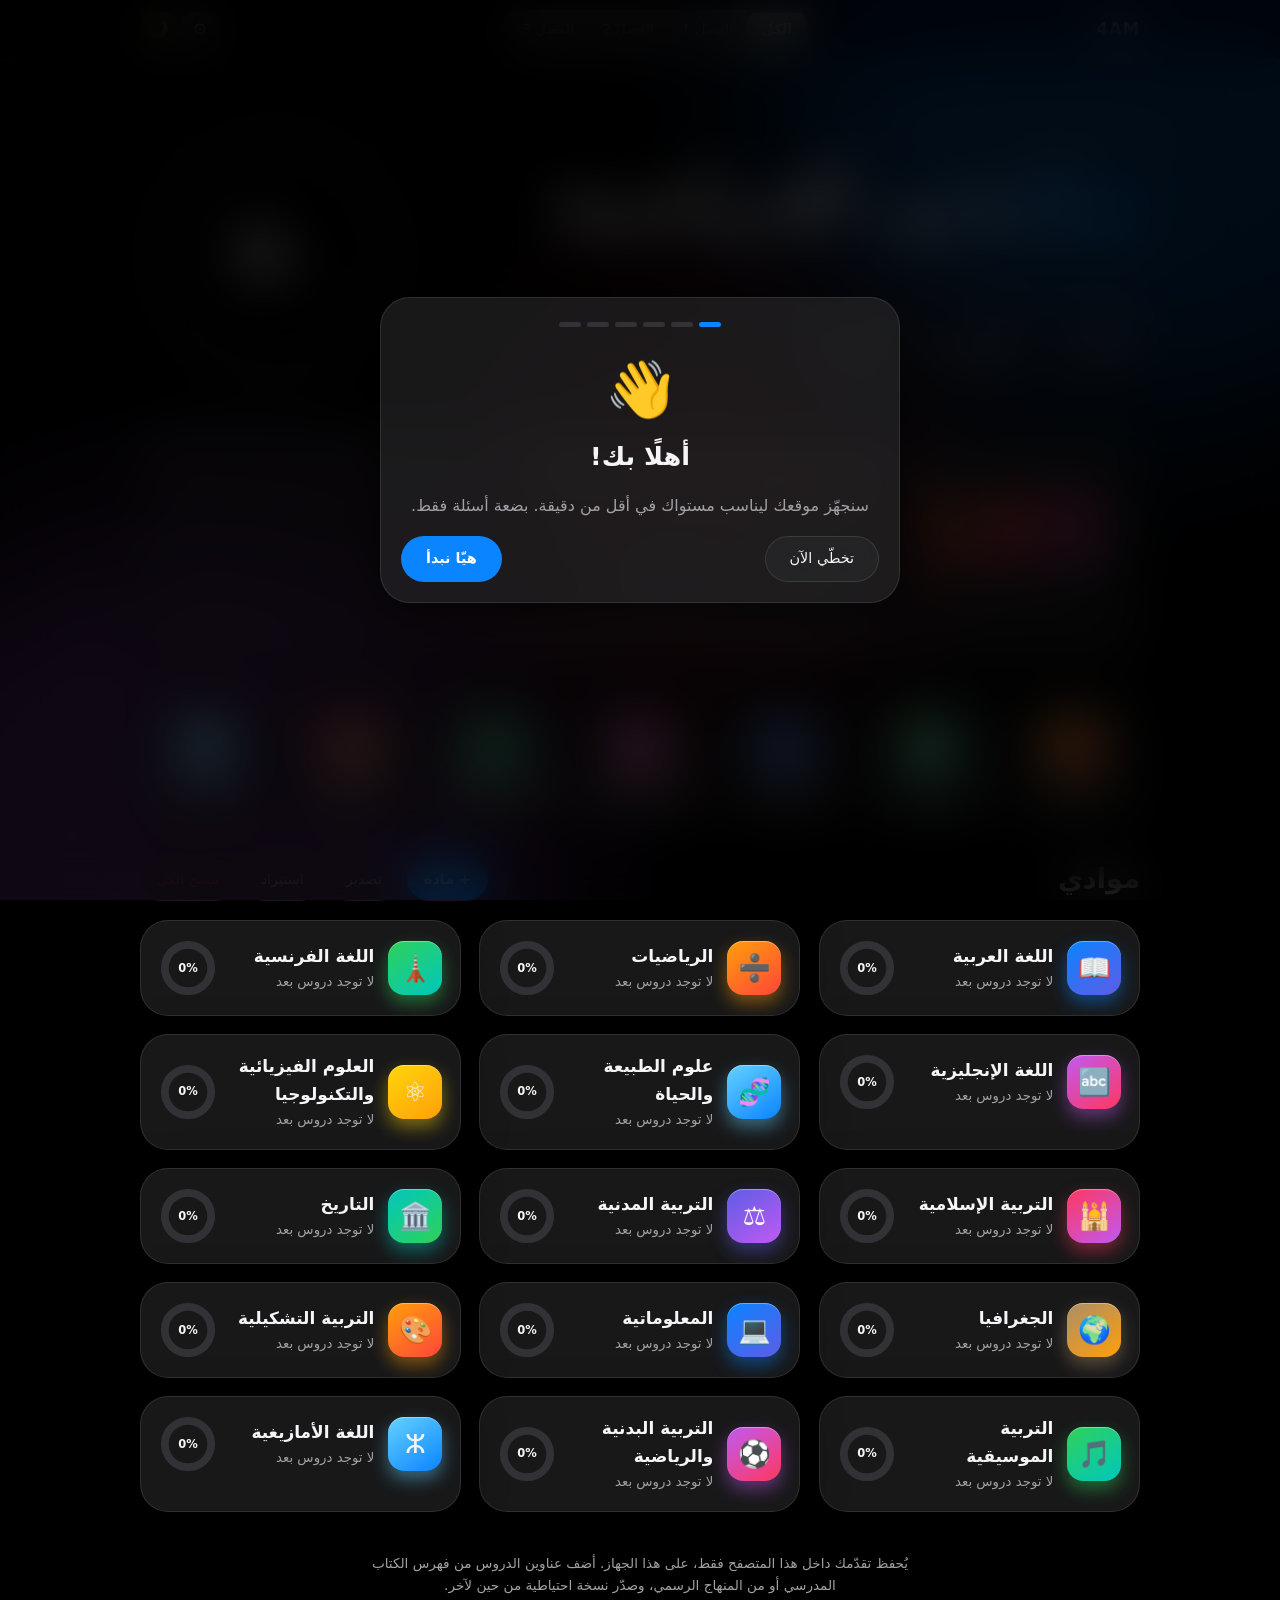
<file: index.html>
<!doctype html>
<html lang="ar" dir="rtl">
<head>
<meta charset="utf-8">
<meta name="viewport" content="width=device-width, initial-scale=1, viewport-fit=cover">
<meta name="color-scheme" content="dark light">
<title>متابعة دراسية · 4 متوسط 2026–2027</title>
<meta name="theme-color" content="#000000">
<meta name="mobile-web-app-capable" content="yes">
<link rel="icon" href="data:image/svg+xml,%3Csvg xmlns='http://www.w3.org/2000/svg' viewBox='0 0 100 100'%3E%3Ctext y='.9em' font-size='90'%3E📚%3C/text%3E%3C/svg%3E">
<script>try{var m=localStorage.getItem('tracker-4am-theme')||'dark';if(m==='light'||m==='dark')document.documentElement.setAttribute('data-theme',m)}catch(e){document.documentElement.setAttribute('data-theme','dark')}</script>
<script src="ui.js"></script>
<link rel="stylesheet" href="style.css">
</head>
<body>
<div class="orbs" aria-hidden="true"><i></i><i></i><i></i></div>
<header class="bar"><div class="bar-in">
  <b class="logo" id="logo">4AM</b>
  <div class="seg" id="terms" role="group" aria-label="الفصل الدراسي">
    <span class="thumb"></span>
    <button data-term="all">الكل</button><button data-term="1">الفصل 1</button><button data-term="2">الفصل 2</button><button data-term="3">الفصل 3</button>
  </div>
  <span class="tbs"><button class="tbtn" id="setBtn" type="button" aria-label="الإعدادات">⚙️</button><button class="tbtn" id="themeBtn" type="button" aria-label="المظهر">🌙</button></span>
</div></header>

<main>
  <section class="hero">
    <div class="hero-t">
      <p class="sub" id="sub">السنة الرابعة متوسط · 2026–2027</p>
      <h1>متابعتي الدراسية</h1>
      <p id="msg" class="msg" aria-live="polite"></p>
      <div class="chips">
        <div class="chip"><b id="cD">0</b><span>درس منجز</span></div>
        <div class="chip"><b id="cN">0</b><span>درس مضاف</span></div>
        <div class="chip"><b id="cS">0</b><span>مادة مكتملة</span></div>
      </div>
    </div>
    <div class="ring big-ring">
      <svg viewBox="0 0 200 200" aria-hidden="true"><defs><linearGradient id="g" x1="0" y1="0" x2="1" y2="1"><stop offset="0" stop-color="#0a84ff"/><stop offset=".5" stop-color="#bf5af2"/><stop offset="1" stop-color="#ff375f"/></linearGradient></defs>
        <circle class="bg" cx="100" cy="100" r="86" pathLength="100"/><circle id="hr" class="fg" cx="100" cy="100" r="86" pathLength="100" stroke="url(#g)"/></svg>
      <div class="ring-n"><span id="pct">0</span><small>%</small></div>
    </div>
  </section>

  <section class="bem" id="bem" aria-label="العد التنازلي لشهادة التعليم المتوسط">
    <div class="bem-n"><b id="bemD">0</b><span id="bemU"></span></div>
    <div class="bem-t">
      <h2>شهادة التعليم المتوسط 2027</h2>
      <p id="bemS" class="bem-p mut"></p>
      <p id="bemP" class="bem-p"></p>
      <label class="pill dateP">موعد الامتحان <input type="date" id="bemDate"></label>
      <small class="mut">الموعد من إدخالك. تأكد منه من روزنامة وزارة التربية الوطنية وعدّله إن لزم.</small>
    </div>
  </section>

  <div class="sec-h">
    <h2>موادي</h2>
    <div class="tools">
      <button class="pill pri" id="addSubject">+ مادة</button>
      <button class="pill" id="exp">تصدير</button>
      <button class="pill" id="imp">استيراد</button>
      <button class="pill danger" id="rst">مسح الكل</button>
    </div>
  </div>
  <div id="grid" class="grid intro"></div>
  <p class="note">يُحفظ تقدّمك داخل هذا المتصفح فقط، على هذا الجهاز. أضف عناوين الدروس من فهرس الكتاب المدرسي أو من المنهاج الرسمي، وصدّر نسخة احتياطية من حين لآخر.</p>
</main>

<div id="sheet" class="sheet" hidden><div class="back" data-close></div><section class="panel" role="dialog" aria-modal="true" aria-labelledby="sT"></section></div>
<div id="fx" aria-hidden="true"></div>
<dialog id="dlg" aria-labelledby="dT"></dialog>
<div id="toast" role="status" aria-live="polite"></div>
<input type="file" id="file" accept="application/json" hidden>
<div id="tool" class="sheet" hidden><div class="back" data-tc></div><section class="panel" role="dialog" aria-modal="true"></section></div>
<script src="extras.js"></script>
<script src="ai.js"></script>
<script src="guard.js"></script>
<script src="onboard.js"></script>
<script src="sync.js"></script>
<script src="app.js"></script>
</body>
</html>
</file>
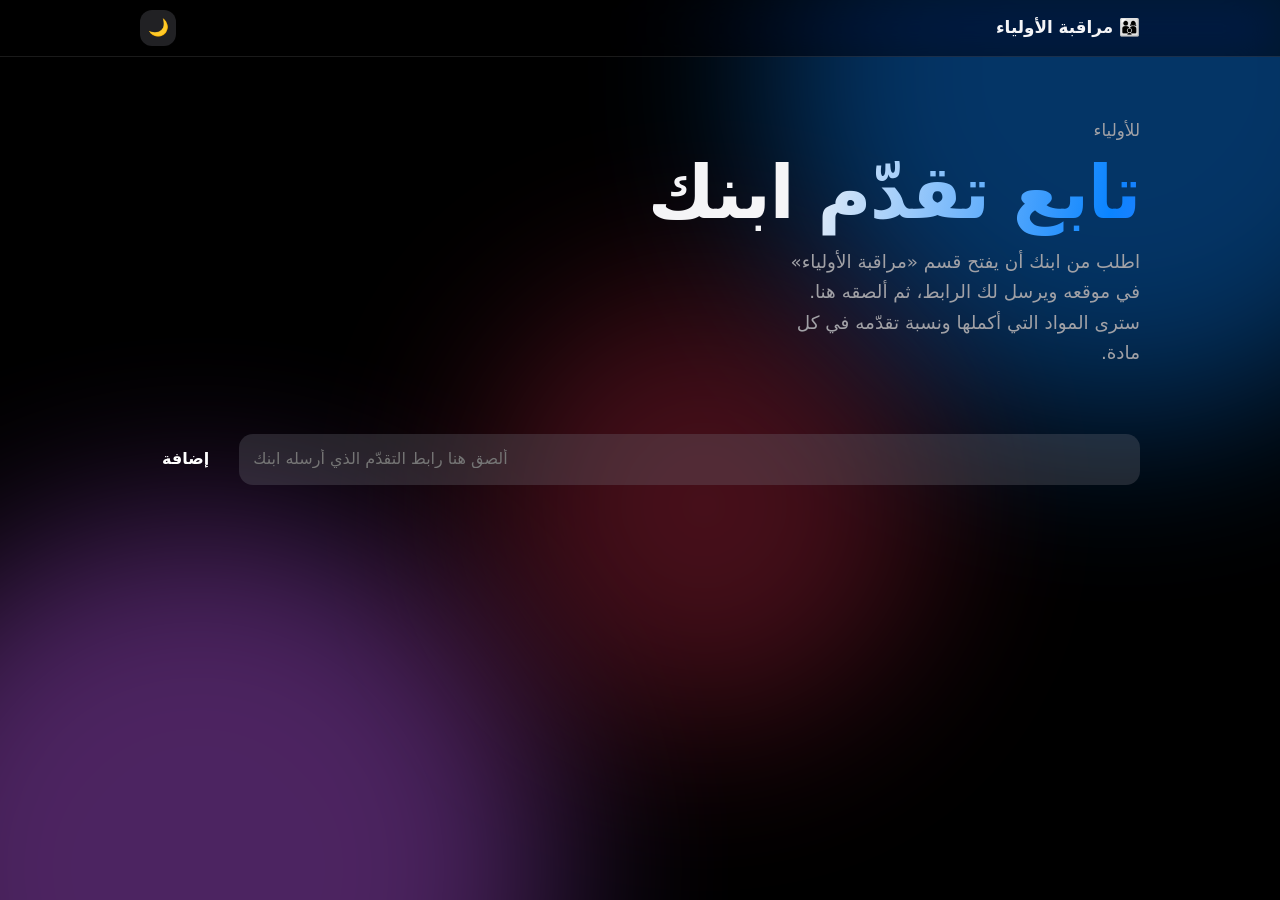
<file: parents.html>
<!doctype html>
<html lang="ar" dir="rtl">
<head>
<meta charset="utf-8">
<meta name="viewport" content="width=device-width, initial-scale=1, viewport-fit=cover">
<meta name="color-scheme" content="dark light">
<meta name="theme-color" content="#000000">
<title>مراقبة الأولياء · متابعة دراسية</title>
<link rel="icon" href="data:image/svg+xml,%3Csvg xmlns='http://www.w3.org/2000/svg' viewBox='0 0 100 100'%3E%3Ctext y='.9em' font-size='90'%3E👨‍👩‍👦%3C/text%3E%3C/svg%3E">
<script>try{var m=localStorage.getItem('tracker-4am-theme')||'dark';document.documentElement.setAttribute('data-theme',m==='light'?'light':'dark')}catch(e){document.documentElement.setAttribute('data-theme','dark')}</script>
<script src="ui.js"></script>
<link rel="stylesheet" href="style.css">
</head>
<body>
<div class="orbs" aria-hidden="true"><i></i><i></i><i></i></div>
<header class="bar"><div class="bar-in"><b class="ptitle">👨‍👩‍👦 مراقبة الأولياء</b><button class="tbtn" id="themeBtn" type="button" aria-label="تبديل المظهر">🌙</button></div></header>
<main id="app"></main>
<div id="toast" role="status" aria-live="polite"></div>
<script src="parents.js"></script>
</body>
</html>
</file>
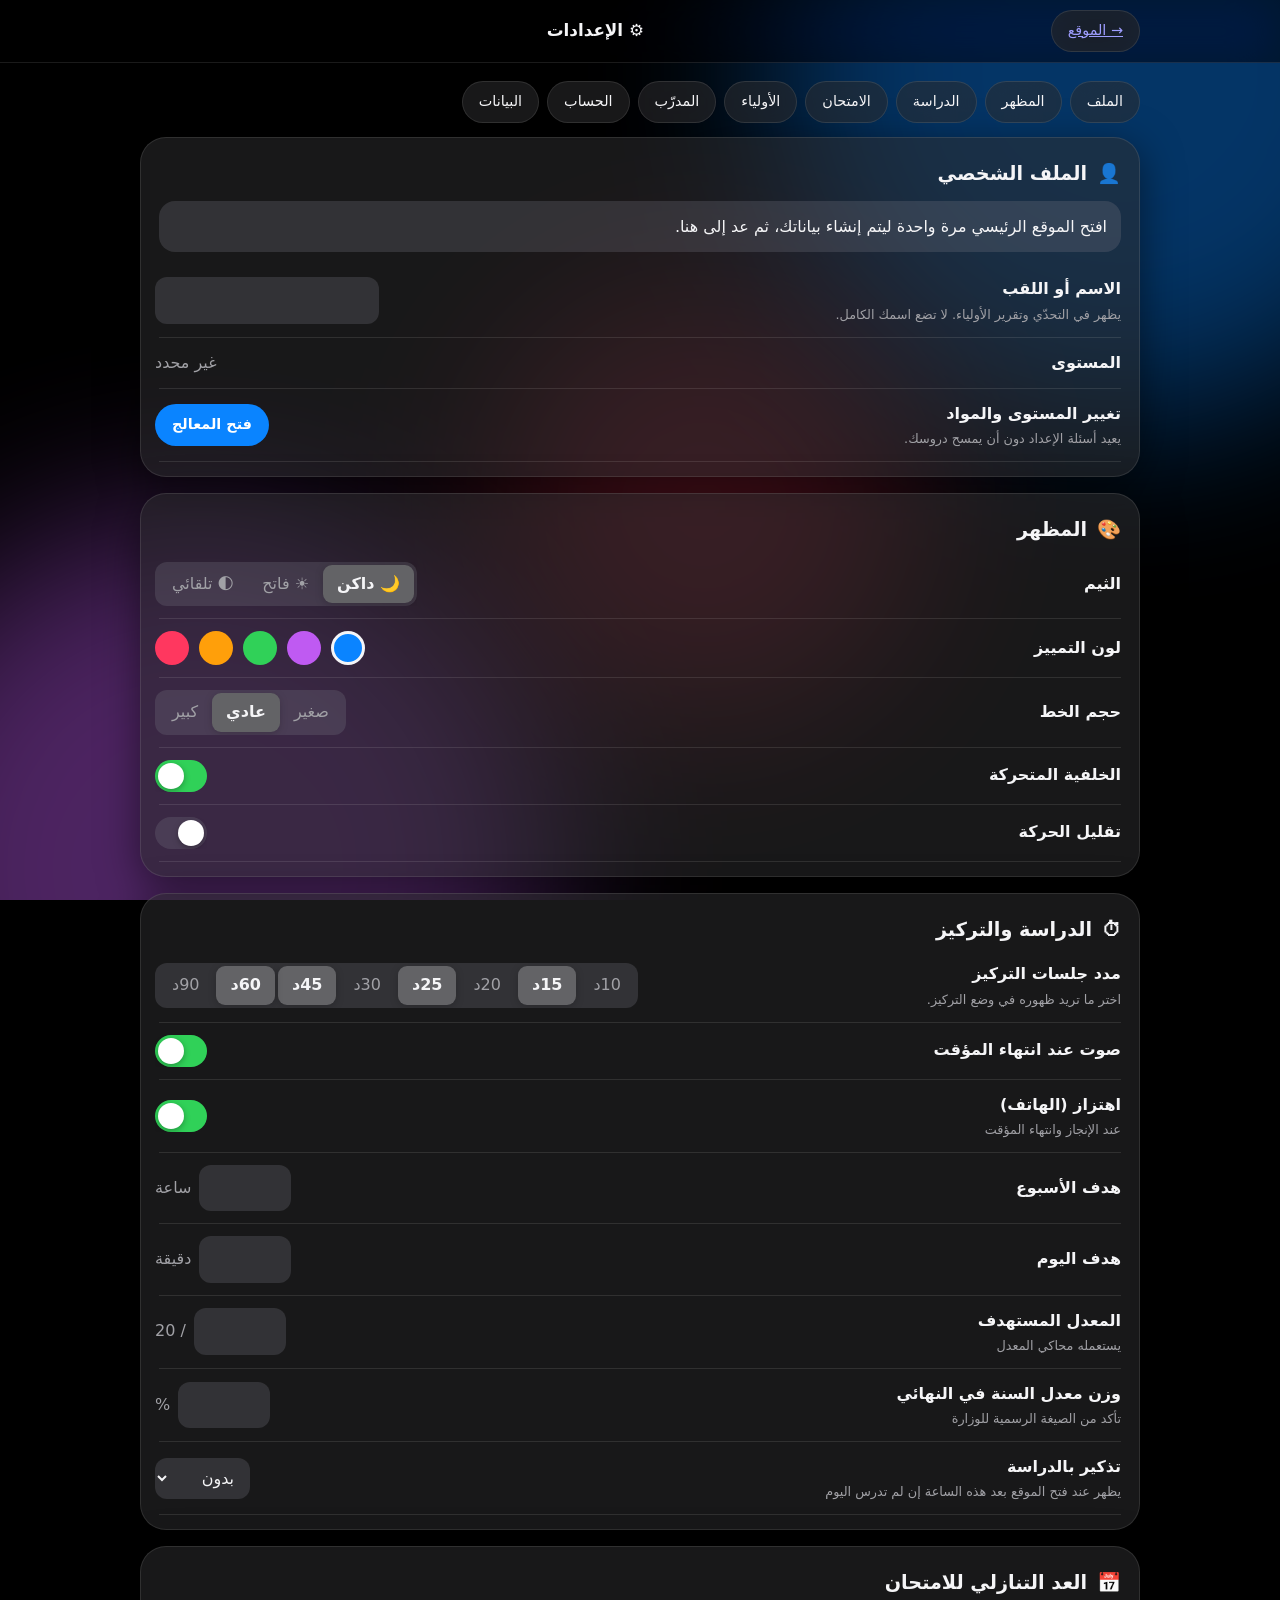
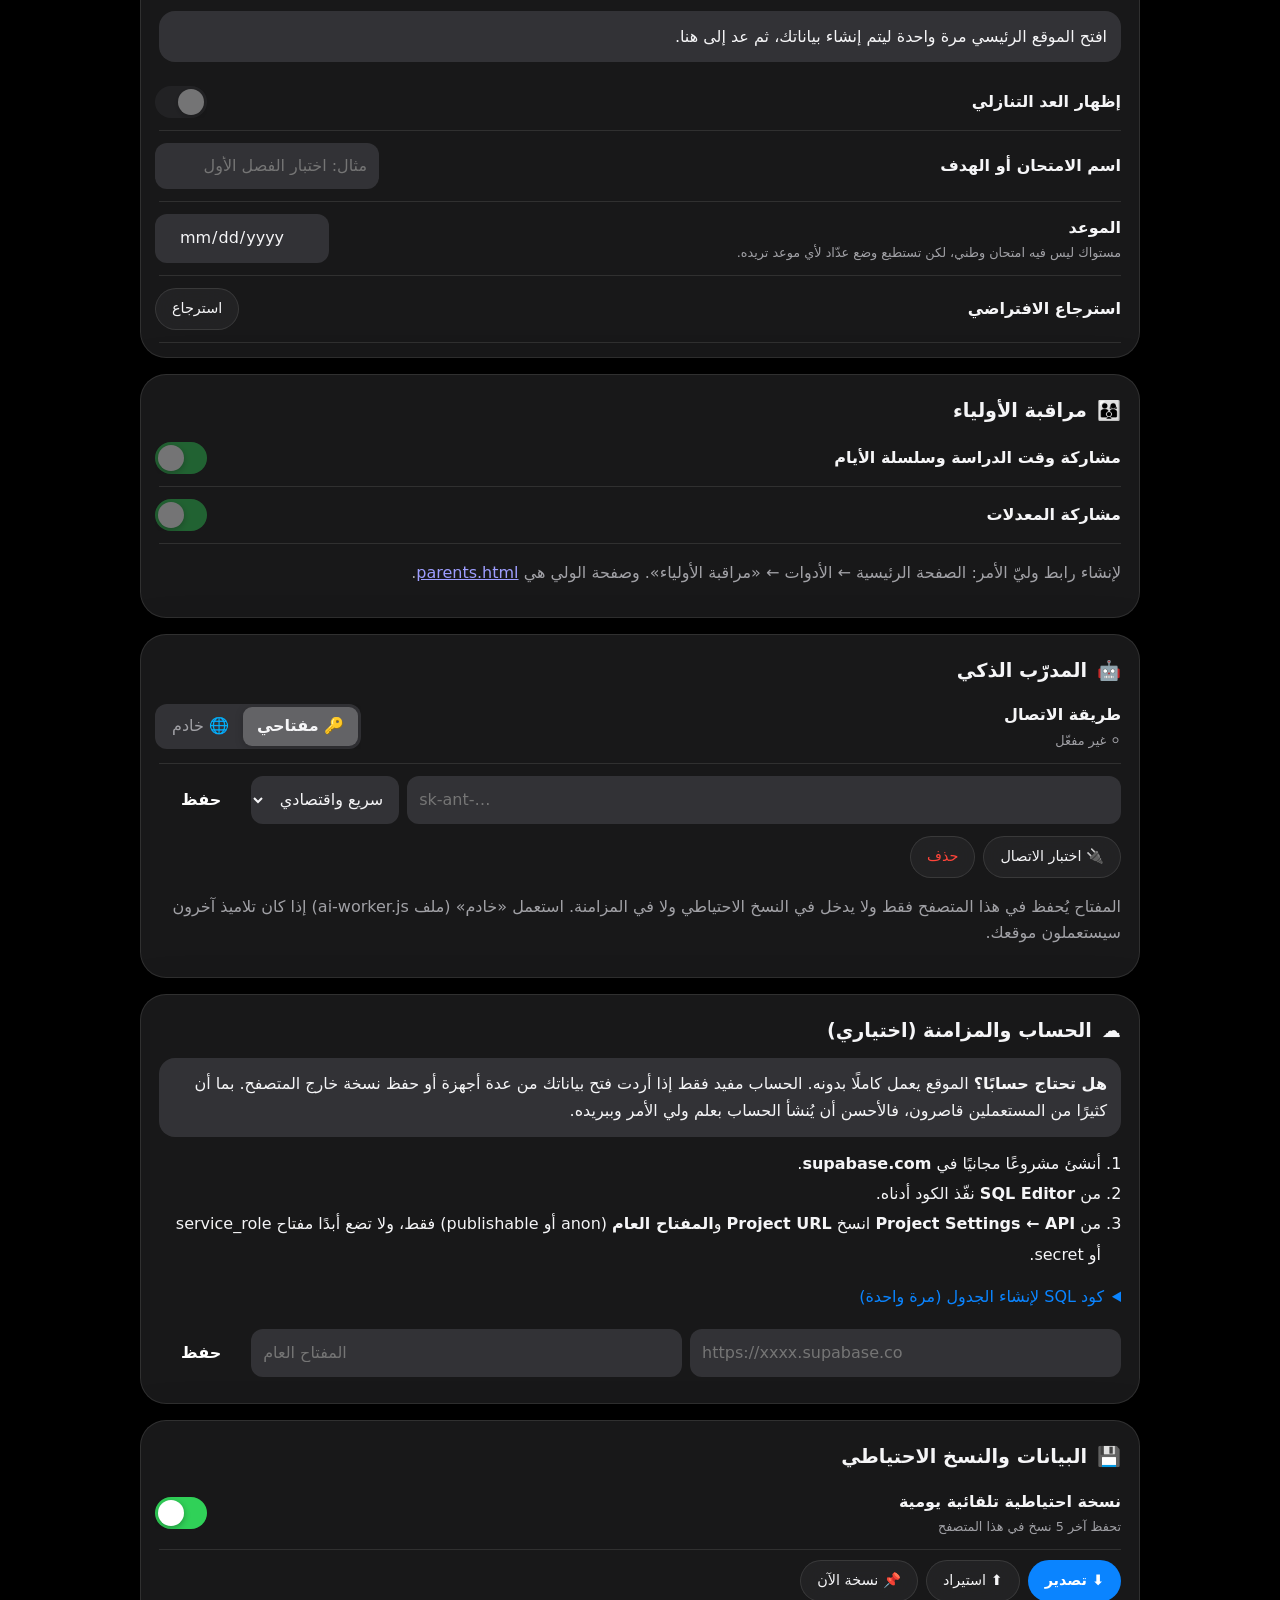
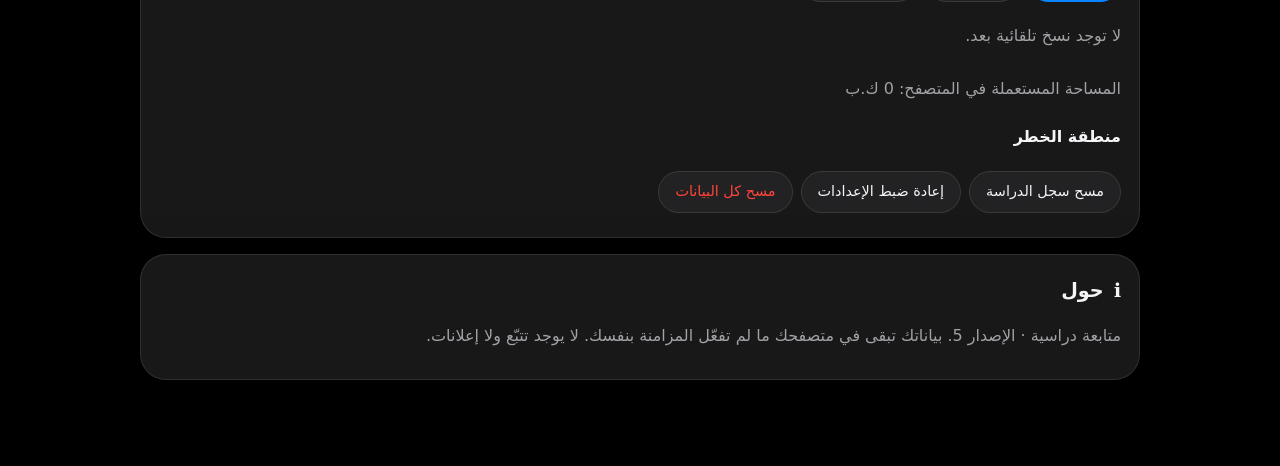
<file: settings.html>
<!doctype html>
<html lang="ar" dir="rtl">
<head>
<meta charset="utf-8">
<meta name="viewport" content="width=device-width, initial-scale=1, viewport-fit=cover">
<meta name="color-scheme" content="dark light">
<meta name="theme-color" content="#000000">
<title>الإعدادات · متابعة دراسية</title>
<link rel="icon" href="data:image/svg+xml,%3Csvg xmlns='http://www.w3.org/2000/svg' viewBox='0 0 100 100'%3E%3Ctext y='.9em' font-size='90'%3E⚙️%3C/text%3E%3C/svg%3E">
<script>try{var m=localStorage.getItem('tracker-4am-theme')||'dark';if(m==='light'||m==='dark')document.documentElement.setAttribute('data-theme',m)}catch(e){document.documentElement.setAttribute('data-theme','dark')}</script>
<script src="ui.js"></script>
<link rel="stylesheet" href="style.css">
</head>
<body>
<div class="orbs" aria-hidden="true"><i></i><i></i><i></i></div>
<header class="bar"><div class="bar-in"><a class="pill" href="index.html">→ الموقع</a><b class="ptitle">⚙️ الإعدادات</b><span class="tbs"></span></div></header>
<main id="app"></main>
<dialog id="dlg" aria-labelledby="dT"></dialog>
<div id="toast" role="status" aria-live="polite"></div>
<input type="file" id="file" accept="application/json" hidden>
<script src="sync.js"></script>
<script src="settings.js"></script>
</body>
</html>
</file>
<file: style.css>
:root{--bg:#f2f2f7;--tx:#1d1d1f;--mu:#6e6e73;--glass:rgba(255,255,255,.6);--gb:rgba(255,255,255,.75);--ln:rgba(0,0,0,.08);--fill:rgba(120,120,128,.14);--thumb:#fff;--ac:#0a84ff;--dg:#ff453a;--sh:0 10px 40px rgba(0,0,0,.08);--ob:.32;
  font-family:-apple-system,BlinkMacSystemFont,"SF Pro Display","SF Arabic","Segoe UI",Tahoma,"Noto Sans Arabic",system-ui,sans-serif}
:root[data-theme=light]{color-scheme:light}
:root[data-theme=dark]{color-scheme:dark;--bg:#000;--tx:#f5f5f7;--mu:#a1a1a6;--glass:rgba(44,44,46,.55);--gb:rgba(255,255,255,.1);--ln:rgba(255,255,255,.1);--fill:rgba(120,120,128,.28);--thumb:#636366;--sh:0 10px 40px rgba(0,0,0,.5);--ob:.4}
@media (prefers-color-scheme:dark){:root:not([data-theme=light]){--bg:#000;--tx:#f5f5f7;--mu:#a1a1a6;--glass:rgba(44,44,46,.55);--gb:rgba(255,255,255,.1);--ln:rgba(255,255,255,.1);--fill:rgba(120,120,128,.28);--thumb:#636366;--sh:0 10px 40px rgba(0,0,0,.5);--ob:.4}}
*{box-sizing:border-box}
body{margin:0;background:var(--bg);color:var(--tx);line-height:1.65;-webkit-text-size-adjust:100%;padding:0 env(safe-area-inset-right) env(safe-area-inset-bottom) env(safe-area-inset-left)}
button,input,select,textarea{font:inherit;color:inherit}button{cursor:pointer}
button:active{transform:scale(.96)}
:focus-visible{outline:3px solid var(--ac);outline-offset:2px}

.orbs{position:fixed;inset:0;overflow:hidden;z-index:-1}
.orbs i{position:absolute;width:55vmax;height:55vmax;border-radius:50%;filter:blur(90px);opacity:var(--ob);animation:drift 22s ease-in-out infinite alternate}
.orbs i:nth-child(1){background:#0a84ff;top:-22vmax;right:-15vmax}
.orbs i:nth-child(2){background:#bf5af2;bottom:-25vmax;left:-12vmax;animation-delay:-8s}
.orbs i:nth-child(3){background:#ff375f;width:34vmax;height:34vmax;top:32%;left:38%;opacity:calc(var(--ob) * .7);animation-delay:-14s}
@keyframes drift{to{transform:translate(7vmax,5vmax) scale(1.18)}}

.bar{position:sticky;top:0;z-index:20;padding-top:env(safe-area-inset-top);background:color-mix(in srgb,var(--bg) 55%,transparent);-webkit-backdrop-filter:saturate(180%) blur(24px);backdrop-filter:saturate(180%) blur(24px);border-bottom:1px solid var(--ln)}
.bar-in{max-width:1040px;margin:auto;padding:10px 20px;display:flex;align-items:center;justify-content:space-between;gap:12px}
.logo{font-size:1.05rem;font-weight:800;letter-spacing:.04em}
.seg{position:relative;display:flex;background:var(--fill);border-radius:12px;padding:3px}
.seg button{position:relative;z-index:1;border:0;background:none;padding:5px 14px;border-radius:9px;font-size:.88rem;color:var(--mu);transition:color .25s}
.seg button[aria-pressed=true]{color:var(--tx);font-weight:600}
.thumb{position:absolute;top:3px;bottom:3px;left:0;width:0;border-radius:9px;background:var(--thumb);box-shadow:0 2px 8px rgba(0,0,0,.18);transition:transform .45s cubic-bezier(.2,.9,.25,1.1),width .3s}

main{max-width:1040px;margin:auto;padding:12px 20px 70px}
.hero{display:grid;grid-template-columns:1fr auto;gap:36px;align-items:center;padding:48px 0 34px}
.sub{margin:0;color:var(--mu);font-size:1.05rem;font-weight:500}
h1{margin:4px 0 10px;font-size:clamp(2.5rem,7.5vw,4.6rem);line-height:1.2;font-weight:800;letter-spacing:-.02em;background:linear-gradient(100deg,var(--tx) 25%,#0a84ff,#bf5af2,#ff375f,var(--tx) 75%);background-size:260% 100%;-webkit-background-clip:text;background-clip:text;color:transparent;animation:shine 9s linear infinite}
@keyframes shine{to{background-position:-260% 0}}
.msg{margin:0 0 22px;font-size:1.15rem;color:var(--mu);max-width:30ch}
.chips{display:flex;flex-wrap:wrap;gap:10px}
.chip{display:grid;padding:12px 20px;border-radius:20px;background:var(--glass);border:1px solid var(--gb);-webkit-backdrop-filter:blur(24px) saturate(180%);backdrop-filter:blur(24px) saturate(180%);box-shadow:var(--sh);min-width:104px}
.chip b{font-size:1.7rem;line-height:1.2;font-variant-numeric:tabular-nums}.chip span{color:var(--mu);font-size:.82rem}

.ring{position:relative;display:grid;place-items:center}
.ring svg{width:100%;transform:rotate(-90deg)}
.ring circle{fill:none;stroke-width:12;stroke-linecap:round}
.ring .bg{stroke:var(--fill)}
.ring .fg{stroke-dasharray:100;stroke-dashoffset:100;transition:stroke-dashoffset 1.1s cubic-bezier(.2,.8,.2,1),opacity .3s}
.big-ring{width:min(62vw,270px)}
.big-ring .fg{filter:drop-shadow(0 0 10px rgba(191,90,242,.55))}
.ring-n{position:absolute;display:flex;align-items:baseline;gap:2px;font-weight:800;font-size:clamp(2.8rem,10vw,4.4rem);font-variant-numeric:tabular-nums;direction:ltr}
.ring-n small{font-size:.4em;color:var(--mu);font-weight:600}
.ring.sm{width:58px;flex:none}.ring.sm circle{stroke-width:8}.ring.sm .fg{stroke:var(--c1)}
.ring.sm em{position:absolute;font-style:normal;font-size:.72rem;font-weight:700;direction:ltr}

.sec-h{display:flex;flex-wrap:wrap;align-items:center;justify-content:space-between;gap:12px;margin:8px 0 18px}
h2{margin:0;font-size:1.7rem;font-weight:700}
.tools{display:flex;flex-wrap:wrap;gap:8px}
.pill{border:0;background:var(--glass);border:1px solid var(--gb);-webkit-backdrop-filter:blur(20px);backdrop-filter:blur(20px);padding:8px 16px;border-radius:99px;font-size:.9rem;transition:background .2s,transform .15s}
.pill:hover{background:var(--fill)}
.pill.pri{background:var(--ac);color:#fff;border-color:transparent;font-weight:600}.pill.pri:hover{background:var(--ac);filter:brightness(1.1)}
.danger{color:var(--dg)}

.grid{display:grid;grid-template-columns:repeat(auto-fill,minmax(min(300px,100%),1fr));gap:18px}
.card{position:relative;border-radius:28px;background:var(--glass);border:1px solid var(--gb);-webkit-backdrop-filter:blur(24px) saturate(180%);backdrop-filter:blur(24px) saturate(180%);box-shadow:var(--sh);overflow:hidden;transition:transform .35s cubic-bezier(.2,.8,.2,1),box-shadow .35s;will-change:transform}
.card:hover{box-shadow:0 24px 60px color-mix(in srgb,var(--c1) 28%,transparent)}
.card::before{content:"";position:absolute;inset:0;background:radial-gradient(280px circle at var(--mx,50%) var(--my,0%),color-mix(in srgb,var(--c1) 26%,transparent),transparent 70%);opacity:0;transition:opacity .3s;pointer-events:none}
.card:hover::before{opacity:1}
.intro .card{animation:rise .7s cubic-bezier(.2,.8,.2,1) backwards;animation-delay:calc(var(--i) * 50ms)}
@keyframes rise{from{opacity:0;transform:translateY(26px) scale(.96)}}
.cbtn{all:unset;box-sizing:border-box;position:relative;display:flex;align-items:center;gap:14px;width:100%;padding:18px;cursor:pointer}
.cbtn:focus-visible{outline:3px solid var(--ac);outline-offset:-3px;border-radius:28px}
.ico{width:54px;height:54px;border-radius:16px;display:grid;place-items:center;font-size:1.65rem;flex:none;background:linear-gradient(145deg,var(--c1),var(--c2));box-shadow:0 8px 18px color-mix(in srgb,var(--c1) 45%,transparent),inset 0 1px 0 rgba(255,255,255,.35)}
.txt{flex:1;display:grid;min-width:0}.txt b{font-size:1.06rem}.txt small{color:var(--mu)}

.sheet{position:fixed;inset:0;z-index:50;display:flex;align-items:flex-end;justify-content:center}
.sheet[hidden]{display:none}
.back{position:absolute;inset:0;background:rgba(0,0,0,.38);-webkit-backdrop-filter:blur(10px);backdrop-filter:blur(10px);opacity:0;transition:opacity .35s}
.on .back{opacity:1}
.panel{position:relative;width:min(660px,100%);max-height:90dvh;display:flex;flex-direction:column;background:color-mix(in srgb,var(--bg) 80%,transparent);-webkit-backdrop-filter:blur(44px) saturate(190%);backdrop-filter:blur(44px) saturate(190%);border:1px solid var(--gb);border-radius:30px 30px 0 0;box-shadow:0 -20px 80px rgba(0,0,0,.3);transform:translateY(100%);transition:transform .5s cubic-bezier(.2,.9,.25,1.05)}
.on .panel{transform:none}
@media (min-width:700px){.sheet{align-items:center}.panel{border-radius:30px;opacity:0;transform:translateY(30px) scale(.93);transition:transform .5s cubic-bezier(.2,.9,.25,1.1),opacity .3s}.on .panel{opacity:1;transform:none}}
.ph{display:flex;align-items:center;gap:14px;padding:20px;border-bottom:1px solid var(--ln)}
.ph .txt h3{margin:0;font-size:1.3rem}
.close{border:0;background:var(--fill);width:34px;height:34px;border-radius:50%;color:var(--mu);flex:none}
.pb{padding:8px 20px 24px;overflow:auto;overscroll-behavior:contain}
.ls{list-style:none;margin:6px 0 16px;padding:0}
.ls li{display:flex;align-items:center;gap:10px;padding:11px 0;border-bottom:1px solid var(--ln)}
.ls li:last-child{border:0}
.ls label{flex:1;display:flex;align-items:center;gap:12px;cursor:pointer}
.ls input{position:absolute;opacity:0;width:1px;height:1px}
.ck{width:26px;height:26px;border-radius:50%;border:2px solid var(--mu);display:grid;place-items:center;flex:none;transition:background .25s,border-color .25s}
.ck svg{width:16px;fill:none;stroke:#fff;stroke-width:3;stroke-linecap:round;stroke-linejoin:round}
.ck path{stroke-dasharray:1;stroke-dashoffset:1;transition:stroke-dashoffset .35s .1s}
input:focus-visible+.ck{outline:3px solid var(--ac);outline-offset:2px}
input:checked+.ck{background:var(--c1);border-color:var(--c1);animation:pop .4s}
input:checked+.ck path{stroke-dashoffset:0}
@keyframes pop{40%{transform:scale(1.25)}}
.lt{transition:color .3s}.done .lt{color:var(--mu);text-decoration:line-through}
.ls em{font-style:normal;font-size:.76rem;color:var(--mu);background:var(--fill);padding:1px 10px;border-radius:99px}
.x{border:0;background:none;color:var(--mu);padding:4px 8px;border-radius:8px}.x:hover{color:var(--dg)}
.empty{color:var(--mu);text-align:center;padding:18px 0}
form{display:flex;flex-wrap:wrap;gap:8px;margin:0 0 12px}
input[name=t],textarea,select{background:var(--fill);border:0;border-radius:14px;padding:11px 14px}
input[name=t]{flex:1 1 200px}textarea{flex:1 1 100%;resize:vertical}
form button{border:0;background:var(--c1);color:#fff;padding:11px 22px;border-radius:14px;font-weight:600}
details{margin-bottom:14px}summary{cursor:pointer;color:var(--ac);padding:4px 0}
.row{display:flex;gap:8px;flex-wrap:wrap}

#fx{position:fixed;inset:0;pointer-events:none;z-index:80;overflow:hidden}
.note{color:var(--mu);font-size:.85rem;text-align:center;max-width:560px;margin:40px auto 0}
#toast{position:fixed;inset:auto 0 calc(24px + env(safe-area-inset-bottom)) 0;margin:auto;width:max-content;max-width:90vw;z-index:90;background:var(--tx);color:var(--bg);padding:10px 20px;border-radius:99px;font-size:.9rem;opacity:0;transform:translateY(14px);transition:.3s;pointer-events:none}
#toast.show{opacity:1;transform:none}
@media (max-width:720px){.hero{grid-template-columns:1fr;text-align:center;justify-items:center;padding-top:30px}.msg{margin-inline:auto}.chips{justify-content:center}.bar-in{justify-content:center}.logo{display:none}}
@media (prefers-reduced-motion:reduce){*,*::before{animation:none!important;transition:none!important}}

.bem{display:flex;align-items:center;gap:30px;padding:26px 32px;margin:0 0 36px;border-radius:30px;background:var(--glass);border:1px solid var(--gb);-webkit-backdrop-filter:blur(24px) saturate(180%);backdrop-filter:blur(24px) saturate(180%);box-shadow:var(--sh)}
.bem-n{display:grid;justify-items:center;min-width:160px;text-align:center}
.bem-n b{font-size:clamp(3.8rem,13vw,5.8rem);line-height:1.05;font-weight:800;font-variant-numeric:tabular-nums;background:linear-gradient(135deg,#ff9f0a,#ff375f 55%,#bf5af2);-webkit-background-clip:text;background-clip:text;color:transparent}
.bem-n span{color:var(--mu);font-size:.95rem}
.bem-t h2{font-size:1.45rem}
.bem-p{margin:4px 0}.mut{color:var(--mu)}
small.mut{display:block;font-size:.8rem}
.dateP{display:inline-flex;gap:10px;align-items:center;margin:10px 0 6px}
.dateP input{background:none;border:0;color:inherit;font:inherit;color-scheme:inherit}
.icons{display:flex;flex-wrap:wrap;gap:6px;margin:8px 0}
.ic{font-size:1.2rem;padding:6px 12px}
@media (max-width:720px){.bem{flex-direction:column;text-align:center;padding:22px}}

/* ===== v2: مظهر يدوي، حوارات، تحسينات الهاتف ===== */
html{-webkit-tap-highlight-color:transparent}
button,label,summary,select{touch-action:manipulation}
.tbtn{border:0;background:var(--fill);width:36px;height:36px;border-radius:12px;font-size:1.05rem;flex:none;display:grid;place-items:center}
.x.fl{filter:grayscale(1);opacity:.4}.x.fl.on{filter:none;opacity:1}
.ls li{gap:2px}.ls em{margin-inline:6px}
.grip{display:none}.ph{touch-action:none}
.pb{padding-bottom:calc(24px + env(safe-area-inset-bottom))}
.dateP input{font-size:16px}
#toast.act{pointer-events:auto;display:flex;align-items:center;gap:12px}
#toast button{border:0;background:none;color:var(--ac);font-weight:700;padding:4px 8px}
#dlg{border:1px solid var(--gb);border-radius:26px;background:var(--bg);color:var(--tx);width:min(380px,92vw);padding:22px;box-shadow:0 30px 80px rgba(0,0,0,.35)}
#dlg::backdrop{background:rgba(0,0,0,.4);-webkit-backdrop-filter:blur(8px);backdrop-filter:blur(8px)}
#dlg h3{margin:0 0 4px;font-size:1.15rem}
#dlg form{display:grid;gap:14px;margin:0}
#dlg input{background:var(--fill);border:0;border-radius:14px;padding:12px 14px;width:100%;font-size:16px}
#dlg .row{flex-wrap:nowrap}
#dlg button{flex:1;border:0;border-radius:14px;padding:12px;font-weight:600;background:var(--fill);color:var(--tx)}
#dlg button[value=ok]{background:var(--ac);color:#fff}
#dlg .dg button[value=ok]{background:var(--dg)}
@media (pointer:coarse){.pill{min-height:44px}.x{min-width:44px;min-height:44px}.close{width:42px;height:42px}.ls label{min-height:44px}.ck{width:28px;height:28px}.seg button{min-height:38px}}
@media (max-width:720px){
 main{padding-inline:16px}
 .orbs i{filter:blur(56px);animation:none}
 .card,.chip,.bem,.pill{-webkit-backdrop-filter:none;backdrop-filter:none}
 .card{will-change:auto}
 .bar-in{gap:8px}.seg{flex:1;max-width:430px}.seg button{flex:1;padding:6px 2px;font-size:.84rem}
 .sec-h{flex-direction:column;align-items:stretch}
 .tools{display:grid;grid-template-columns:repeat(3,1fr)}.tools .pri{grid-column:1/-1}
 .hero{gap:20px}
}
@media (max-width:699px){
 .panel{max-height:92dvh}
 .grip{display:block;position:absolute;top:8px;left:50%;width:40px;height:5px;margin-left:-20px;border-radius:3px;background:var(--fill)}
 .ph{padding-top:26px}
}

/* ===== v3: الأدوات ===== */
#tool{z-index:55}
.tg{display:grid;grid-template-columns:repeat(auto-fit,minmax(104px,1fr));gap:12px;margin:0 0 34px}
.tl{border:1px solid var(--gb);background:var(--glass);-webkit-backdrop-filter:blur(20px);backdrop-filter:blur(20px);border-radius:24px;padding:16px 8px;display:grid;justify-items:center;gap:8px;box-shadow:var(--sh);font-weight:600;transition:transform .2s}
.tl:hover{transform:translateY(-3px)}
.tmchip{position:fixed;z-index:60;inset-inline-start:16px;bottom:calc(20px + env(safe-area-inset-bottom));border:0;border-radius:99px;padding:12px 20px;background:var(--ac);color:#fff;font-weight:700;font-variant-numeric:tabular-nums;box-shadow:0 10px 30px rgba(10,132,255,.5);direction:ltr}
.tmchip[hidden]{display:none}
.tc{display:grid;justify-items:center;gap:14px;padding:10px 0}
.tc .big-ring{width:min(70vw,250px)}
.fl{display:grid;gap:6px;color:var(--mu);font-size:.9rem;margin:10px 0}
.fl select,.pb select{background:var(--fill);border:0;border-radius:14px;padding:12px 14px;width:100%;font-size:16px}
.chs{display:flex;flex-wrap:wrap;gap:8px;margin:10px 0}
.pb h4{margin:22px 0 8px;font-size:1.02rem}
.pb .chips.st{margin:8px 0}.chips.st .chip{flex:1;min-width:90px;padding:10px 12px}.chips.st .chip b{font-size:1.35rem}
.pbar{height:10px;border-radius:99px;background:var(--fill);overflow:hidden;margin:6px 0 12px}
.pbar i{display:block;height:100%;border-radius:99px;background:linear-gradient(90deg,#0a84ff,#bf5af2,#ff375f);transition:width .6s}
.tip{background:var(--fill);border-radius:16px;padding:12px 14px;margin:12px 0;line-height:1.7}
.hm{display:grid;grid-auto-flow:column;grid-template-rows:repeat(7,1fr);gap:4px;direction:rtl}
.hm i{aspect-ratio:1;border-radius:4px;background:var(--fill)}.hm .nx{visibility:hidden}
.hm .l1{background:color-mix(in srgb,var(--ac) 28%,var(--fill))}.hm .l2{background:color-mix(in srgb,var(--ac) 52%,var(--fill))}.hm .l3{background:color-mix(in srgb,var(--ac) 76%,var(--fill))}.hm .l4{background:var(--ac)}
.vbs{display:flex;gap:8px;align-items:flex-end;height:130px}
.vb{flex:1;height:100%;display:flex;flex-direction:column;justify-content:flex-end;align-items:center;gap:6px}
.vb span{width:100%;border-radius:8px 8px 4px 4px;background:linear-gradient(180deg,#bf5af2,#0a84ff);min-height:3px}.vb small{color:var(--mu);font-size:.68rem}
.hb{display:grid;grid-template-columns:96px 1fr 52px;gap:8px;align-items:center;margin:8px 0;font-size:.88rem}
.hb div{height:10px;border-radius:99px;background:var(--fill);overflow:hidden}.hb i{display:block;height:100%;border-radius:99px;background:linear-gradient(90deg,var(--c1),var(--c2))}
.hb span{overflow:hidden;text-overflow:ellipsis;white-space:nowrap}.hb small{color:var(--mu);text-align:end}
.sc{overflow-x:auto;margin:0 -4px}.mt{border-collapse:collapse;width:100%;min-width:480px;font-size:.88rem}
.mt th,.mt td{padding:4px 3px;text-align:center}.mt th:first-child{text-align:start;min-width:110px;font-weight:600}.mt thead th{color:var(--mu);font-weight:500;font-size:.78rem}
.mt input{width:100%;min-width:42px;border:0;background:var(--fill);border-radius:10px;padding:9px 2px;text-align:center;font-size:16px}.mt .av{font-weight:700;font-variant-numeric:tabular-nums}
.chat{display:grid;gap:8px;max-height:42dvh;overflow:auto;margin:12px 0;overscroll-behavior:contain}
.msg2{padding:10px 14px;border-radius:18px;max-width:92%;line-height:1.75}.msg2.user{background:var(--ac);color:#fff;justify-self:start}.msg2.assistant{background:var(--fill);justify-self:end}
.lb{list-style:none;padding:0;margin:0;display:grid;gap:8px}.lb li{display:grid;grid-template-columns:34px 1fr auto;gap:2px 10px;align-items:center;background:var(--fill);border-radius:16px;padding:10px 14px}
.lb li.me{outline:2px solid var(--ac)}.lb small{grid-column:2}.lb .x{grid-row:1/3;grid-column:3}.lb span{font-size:1.3rem;grid-row:1/3}
.ls .txt small{font-size:.76rem}.ls a.x{text-decoration:none;display:inline-grid;place-items:center}
.fi{flex:1 1 90px!important}

/* ===== v4: افتراضي داكن، الواجهة الأولى، المدرّب، الأولياء ===== */
[hidden]{display:none!important}
.tbs{display:flex;gap:6px}
.ptitle{font-weight:800;font-size:1.05rem}
.ob{position:fixed;inset:0;z-index:100;display:grid;place-items:center;padding:16px;background:color-mix(in srgb,var(--bg) 78%,transparent);-webkit-backdrop-filter:blur(26px);backdrop-filter:blur(26px)}
.obc{width:min(520px,100%);max-height:94dvh;overflow:auto;border-radius:30px;background:var(--glass);border:1px solid var(--gb);box-shadow:var(--sh);padding:24px 20px calc(20px + env(safe-area-inset-bottom))}
.dots{display:flex;gap:6px;justify-content:center;margin-bottom:18px}.dots i{width:22px;height:5px;border-radius:3px;background:var(--fill);transition:background .3s}.dots i.on{background:var(--ac)}
.obs{animation:rise .45s cubic-bezier(.2,.8,.2,1);text-align:center}.obs h2{font-size:1.6rem;margin-bottom:10px}.obs .big{font-size:3.4rem}
.obo{display:grid;grid-template-columns:repeat(auto-fit,minmax(128px,1fr));gap:10px;margin:16px 0}.obo.sm{grid-template-columns:repeat(4,1fr)}.obo.chp{grid-template-columns:repeat(auto-fill,minmax(150px,1fr))}
.opt{border:2px solid transparent;background:var(--fill);border-radius:18px;padding:14px 8px;font-weight:700;display:grid;gap:6px;justify-items:center;font-size:.98rem;min-height:52px;align-content:center}
.opt span{font-size:1.8rem}.opt.sel{border-color:var(--ac);background:color-mix(in srgb,var(--ac) 20%,var(--fill))}.opt.add{border-style:dashed;border-color:var(--mu);color:var(--mu)}
.obf{display:flex;justify-content:space-between;gap:10px;margin-top:10px}.obf .pill{min-height:46px;padding-inline:24px}.obf .pill:disabled{opacity:.4}
.obs .fl{text-align:start}.obs input{background:var(--fill);border:0;border-radius:14px;padding:12px 14px;font-size:16px}
.aib{display:flex;justify-content:space-between;align-items:center;margin:4px 0 2px}
.pl{margin:10px 0 4px;padding:0;list-style:none;display:grid;gap:8px}.pl li{display:flex;gap:10px;align-items:center;justify-content:space-between}.pl span{flex:1}
.chk{display:flex;gap:10px;align-items:center;padding:8px 0}.chk input{width:22px;height:22px;accent-color:var(--ac)}
.lk{width:100%;background:var(--fill);border:0;border-radius:14px;padding:12px;font-size:.8rem;resize:none;word-break:break-all}
.msg2.wide{max-width:100%;justify-self:stretch}.msg2 h5{margin:8px 0 4px;font-size:1rem}.msg2 p{margin:4px 0}.msg2 li{margin-inline-start:18px;list-style:disc}.msg2 pre{background:rgba(0,0,0,.25);padding:10px;border-radius:12px;overflow:auto;direction:ltr;text-align:left}.msg2 code{background:rgba(120,120,128,.25);padding:1px 6px;border-radius:6px}
.typing{display:flex;gap:5px;width:max-content}.typing i{width:8px;height:8px;border-radius:50%;background:var(--mu);animation:bl 1s infinite}.typing i:nth-child(2){animation-delay:.15s}.typing i:nth-child(3){animation-delay:.3s}
@keyframes bl{50%{opacity:.25;transform:translateY(-3px)}}
.qz{display:grid;gap:8px}.opt2{border:2px solid transparent;background:var(--glass);border-radius:14px;padding:12px;text-align:start;min-height:46px}.opt2.ok{border-color:#30d158;background:rgba(48,209,88,.18)}.opt2.no{border-color:var(--dg);background:rgba(255,69,58,.16)}.opt2:disabled{opacity:1}
.fc{min-height:150px;display:grid;place-items:center;text-align:center;gap:8px;padding:18px;border-radius:20px;background:linear-gradient(145deg,rgba(10,132,255,.25),rgba(191,90,242,.25));cursor:pointer}.fc.fl{background:linear-gradient(145deg,rgba(48,209,88,.25),rgba(0,199,190,.25))}.fc b{font-size:1.15rem}
.ph1{font-size:2.2rem;margin:14px 0 2px}.ph2{font-size:1.25rem;margin:26px 0 10px}
.dn{display:flex;flex-wrap:wrap;gap:8px}.dn span{background:rgba(48,209,88,.18);color:#30d158;border-radius:99px;padding:6px 14px;font-weight:700}
.pr{margin:12px 0}.tm{display:flex;gap:6px;flex-wrap:wrap}.tm em{font-style:normal;font-size:.74rem;color:var(--mu);background:var(--fill);padding:1px 10px;border-radius:99px}
.kt{margin:14px 0 0}#pf{margin:10px 0}#pf input{flex:1 1 220px;background:var(--fill);border:0;border-radius:14px;padding:12px 14px;font-size:16px}
@media (max-width:720px){.obo.sm{grid-template-columns:repeat(2,1fr)}.tbs{gap:4px}}

/* ===== v5: تفضيلات الواجهة وصفحة الإعدادات ===== */
:root[data-ac=purple]{--ac:#bf5af2}:root[data-ac=green]{--ac:#30d158}:root[data-ac=orange]{--ac:#ff9f0a}:root[data-ac=pink]{--ac:#ff375f}
html[data-fs=sm]{font-size:14.5px}html[data-fs=lg]{font-size:18px}
[data-mo=off] *,[data-mo=off] *::before,[data-mo=off] *::after{animation:none!important;transition:none!important}
[data-ob=off] .orbs{display:none}
.snav{display:flex;gap:8px;overflow-x:auto;padding:6px 0 14px;scrollbar-width:none}.snav::-webkit-scrollbar{display:none}.snav .pill{flex:none;text-decoration:none;color:var(--tx)}
.sg{background:var(--glass);border:1px solid var(--gb);border-radius:26px;padding:6px 18px 14px;margin:0 0 16px;box-shadow:var(--sh);scroll-margin-top:70px}
.sg>h2{font-size:1.2rem;margin:14px 0 4px;display:flex;gap:10px;align-items:center}
.srow{display:flex;justify-content:space-between;align-items:center;gap:14px;padding:12px 0;border-bottom:1px solid var(--ln);flex-wrap:wrap}
.sl{display:grid;flex:1 1 180px;gap:2px}.sl small{color:var(--mu);font-size:.8rem;line-height:1.55}
.sc{display:flex;gap:8px;align-items:center;flex-wrap:wrap}
.sw{position:relative;width:52px;height:32px;flex:none}.sw input{position:absolute;inset:0;width:100%;height:100%;margin:0;opacity:0;cursor:pointer;z-index:1}
.sw i{position:absolute;inset:0;background:var(--fill);border-radius:99px;transition:background .25s}
.sw i::after{content:"";position:absolute;top:3px;inset-inline-start:3px;width:26px;height:26px;border-radius:50%;background:#fff;box-shadow:0 2px 6px rgba(0,0,0,.3);transition:transform .25s}
.sw input:checked+i{background:#30d158}.sw input:checked+i::after{transform:translateX(-20px)}.sw input:disabled+i{opacity:.4}
.segm{display:flex;background:var(--fill);border-radius:12px;padding:3px}.segm.wrap{flex-wrap:wrap;gap:3px}
.segm button{border:0;background:none;padding:6px 14px;border-radius:9px;color:var(--mu);min-height:34px}.segm button.on{background:var(--thumb);color:var(--tx);font-weight:700;box-shadow:0 2px 8px rgba(0,0,0,.18)}
.ni,.ti,.sel,.sg select,.sg input[type=email],.sg input[type=password],.sg input[type=url]{background:var(--fill);border:0;border-radius:12px;padding:10px 12px;font-size:16px;min-width:0}
.ni{width:92px;text-align:center}.ni.dt{width:auto}.ti{width:min(280px,100%)}
.sg form{margin:12px 0}.sg form .ti{flex:1 1 200px}.sg form button{min-height:44px}.sg form button.alt{background:var(--fill);color:var(--tx)}
.swr{display:flex;gap:10px}.swatch{width:34px;height:34px;border-radius:50%;border:3px solid transparent;padding:0}.swatch.on{border-color:var(--tx)}
.stp{margin:10px 0;padding-inline-start:20px;line-height:1.9}
pre.sql{direction:ltr;text-align:left;background:rgba(0,0,0,.3);color:#e5e5ea;padding:12px;border-radius:12px;overflow:auto;font-size:.76rem}
.bkl .txt small{color:var(--mu)}
@media (max-width:720px){.bar-in{justify-content:space-between}.ptitle{font-size:1rem}}
</file>
